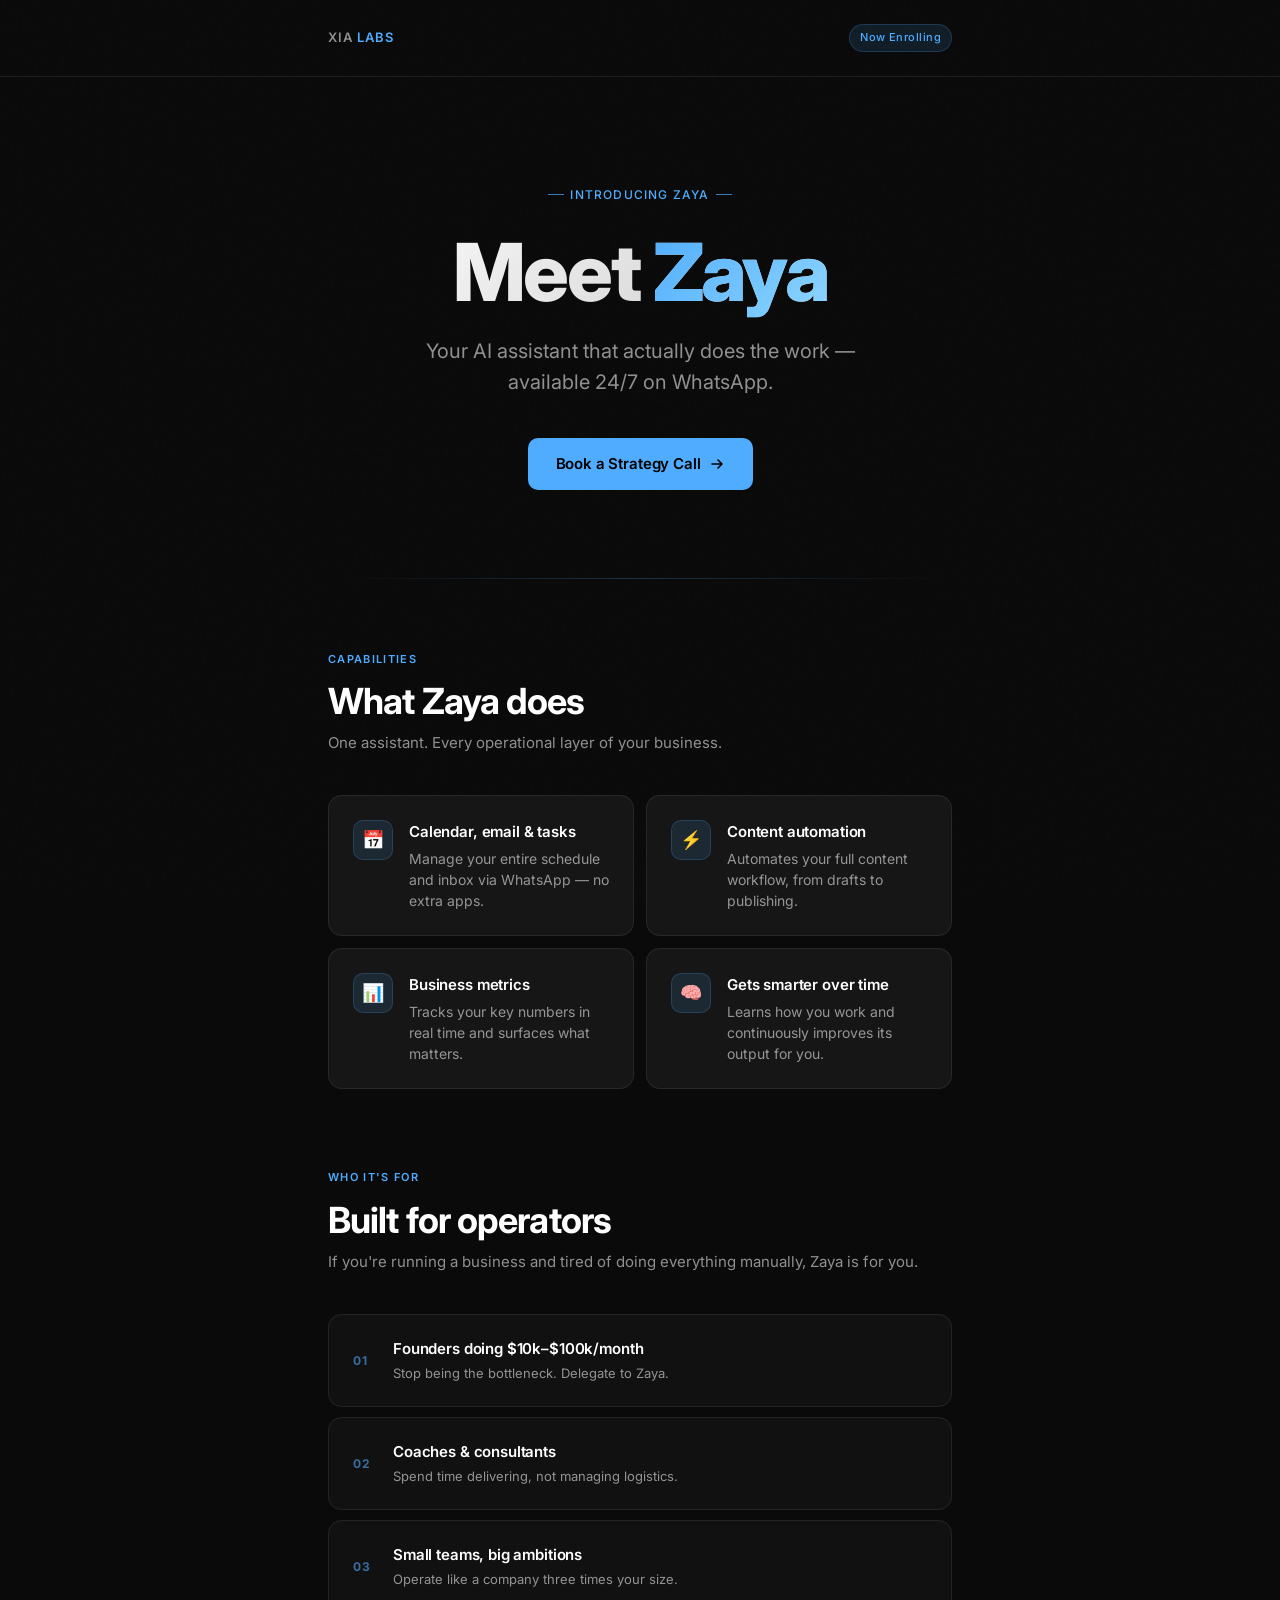
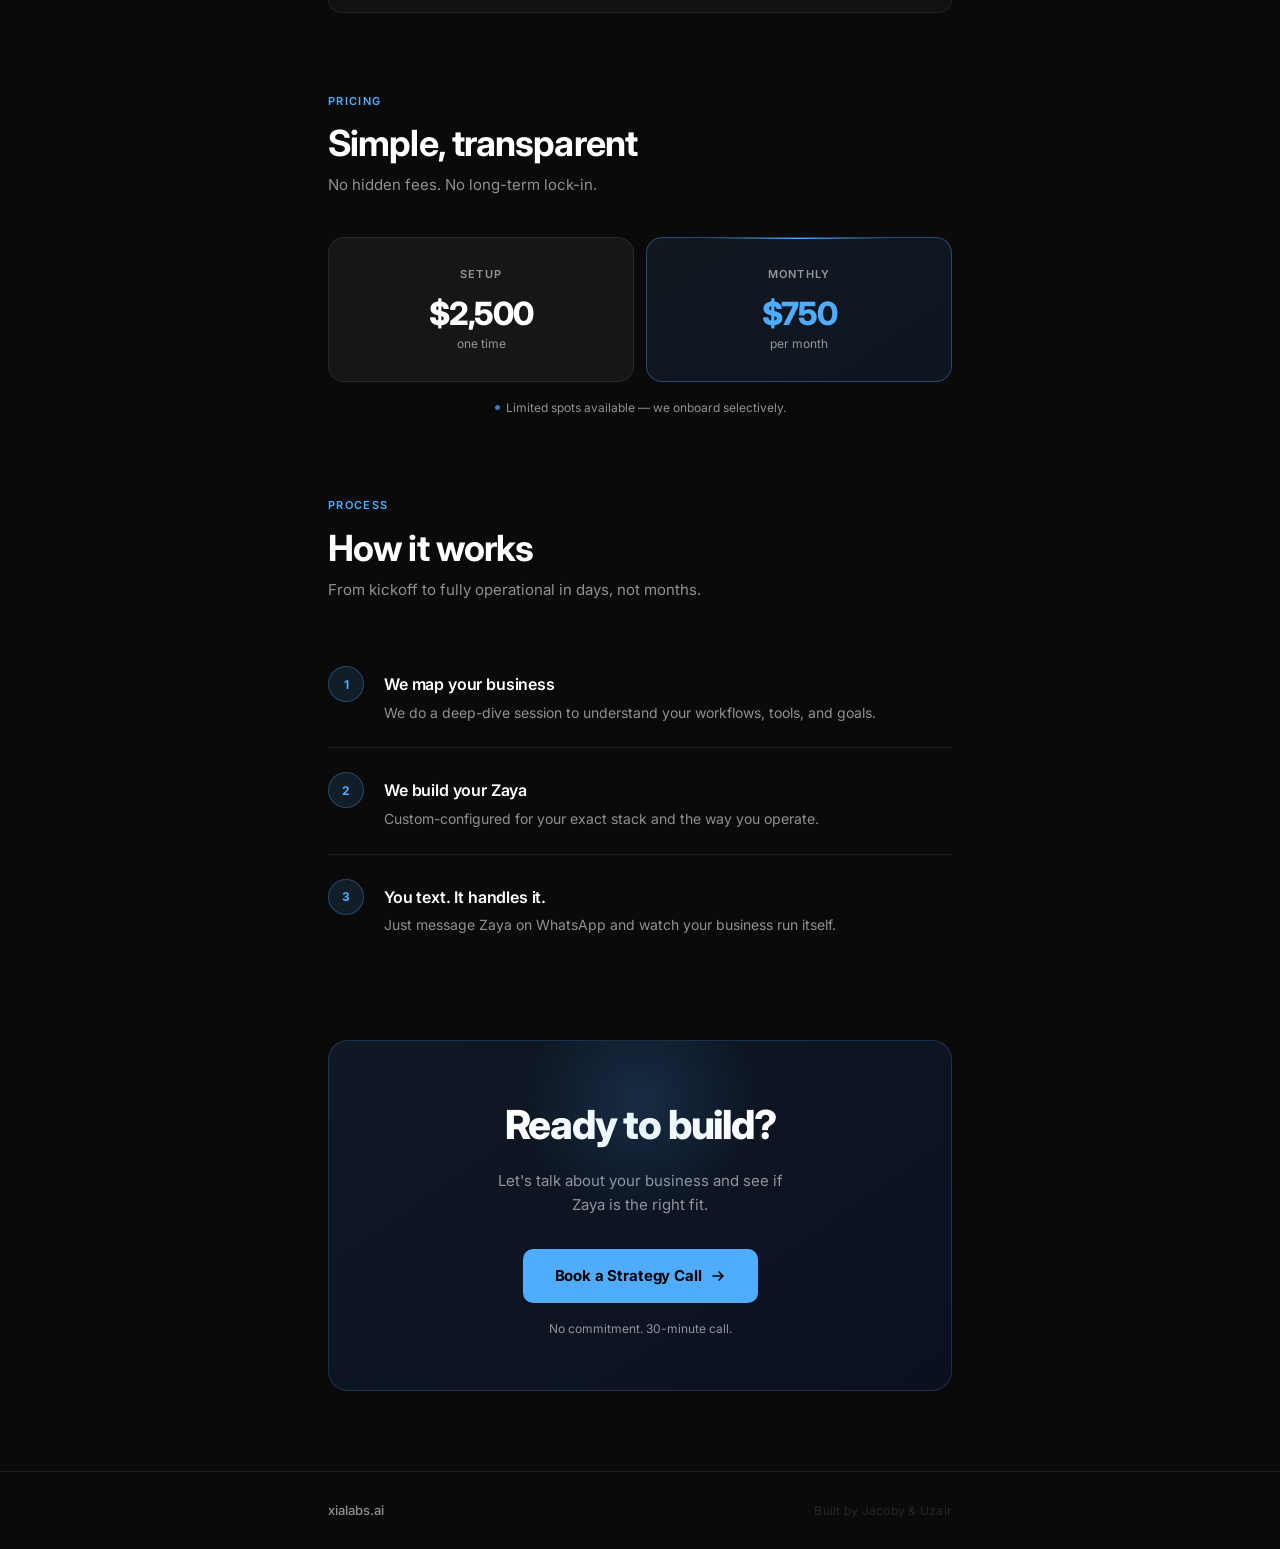
<file: zaya-landing.html>
<!DOCTYPE html>
<html lang="en">
<head>
  <meta charset="UTF-8" />
  <meta name="viewport" content="width=device-width, initial-scale=1.0" />
  <meta name="description" content="Zaya by XIA Labs — Your AI assistant that actually does the work, available 24/7 on WhatsApp." />
  <title>Zaya by XIA Labs</title>
  <link href="https://fonts.googleapis.com/css2?family=Inter:wght@300;400;500;600;700;800;900&display=swap" rel="stylesheet" />
  <style>
    *, *::before, *::after {
      box-sizing: border-box;
      margin: 0;
      padding: 0;
    }

    :root {
      --bg: #0a0a0a;
      --bg-2: #111111;
      --bg-3: #161616;
      --blue: #4FACFE;
      --blue-dim: rgba(79, 172, 254, 0.12);
      --blue-mid: rgba(79, 172, 254, 0.25);
      --white: #ffffff;
      --gray-1: rgba(255,255,255,0.85);
      --gray-2: rgba(255,255,255,0.55);
      --gray-3: rgba(255,255,255,0.12);
      --gray-4: rgba(255,255,255,0.06);
      --border: rgba(255,255,255,0.08);
      --font: 'Inter', -apple-system, BlinkMacSystemFont, 'Segoe UI', sans-serif;
    }

    html {
      scroll-behavior: smooth;
    }

    body {
      background-color: var(--bg);
      color: var(--white);
      font-family: var(--font);
      font-size: 16px;
      line-height: 1.6;
      -webkit-font-smoothing: antialiased;
      -moz-osx-font-smoothing: grayscale;
      overflow-x: hidden;
    }

    /* ─── NOISE TEXTURE OVERLAY ─── */
    body::before {
      content: '';
      position: fixed;
      inset: 0;
      background-image: url("data:image/svg+xml,%3Csvg viewBox='0 0 256 256' xmlns='http://www.w3.org/2000/svg'%3E%3Cfilter id='noise'%3E%3CfeTurbulence type='fractalNoise' baseFrequency='0.9' numOctaves='4' stitchTiles='stitch'/%3E%3C/filter%3E%3Crect width='100%25' height='100%25' filter='url(%23noise)' opacity='0.03'/%3E%3C/svg%3E");
      pointer-events: none;
      z-index: 0;
      opacity: 0.4;
    }

    section, header, footer {
      position: relative;
      z-index: 1;
    }

    /* ─── LAYOUT ─── */
    .container {
      max-width: 680px;
      margin: 0 auto;
      padding: 0 20px;
    }

    /* ─── HEADER ─── */
    header {
      padding: 24px 0;
      border-bottom: 1px solid var(--border);
    }

    .header-inner {
      display: flex;
      align-items: center;
      justify-content: space-between;
    }

    .logo {
      font-size: 13px;
      font-weight: 600;
      letter-spacing: 0.08em;
      text-transform: uppercase;
      color: var(--gray-2);
      text-decoration: none;
    }

    .logo span {
      color: var(--blue);
    }

    .header-badge {
      font-size: 11px;
      font-weight: 500;
      letter-spacing: 0.04em;
      color: var(--blue);
      background: var(--blue-dim);
      border: 1px solid rgba(79, 172, 254, 0.2);
      padding: 4px 10px;
      border-radius: 100px;
    }

    /* ─── HERO ─── */
    .hero {
      padding: 80px 0 72px;
      text-align: center;
    }

    .hero-eyebrow {
      display: inline-flex;
      align-items: center;
      gap: 6px;
      font-size: 12px;
      font-weight: 500;
      letter-spacing: 0.1em;
      text-transform: uppercase;
      color: var(--blue);
      margin-bottom: 28px;
    }

    .hero-eyebrow::before {
      content: '';
      display: block;
      width: 16px;
      height: 1px;
      background: var(--blue);
      opacity: 0.7;
    }

    .hero-eyebrow::after {
      content: '';
      display: block;
      width: 16px;
      height: 1px;
      background: var(--blue);
      opacity: 0.7;
    }

    .hero h1 {
      font-size: clamp(52px, 14vw, 80px);
      font-weight: 800;
      letter-spacing: -0.03em;
      line-height: 1.0;
      margin-bottom: 24px;
      background: linear-gradient(135deg, #ffffff 0%, rgba(255,255,255,0.75) 100%);
      -webkit-background-clip: text;
      -webkit-text-fill-color: transparent;
      background-clip: text;
    }

    .hero h1 .accent {
      background: linear-gradient(135deg, #4FACFE 0%, #8dd6ff 100%);
      -webkit-background-clip: text;
      -webkit-text-fill-color: transparent;
      background-clip: text;
    }

    .hero-sub {
      font-size: clamp(16px, 4.5vw, 20px);
      font-weight: 400;
      color: var(--gray-2);
      max-width: 480px;
      margin: 0 auto 40px;
      line-height: 1.55;
    }

    .hero-cta {
      display: inline-flex;
      align-items: center;
      gap: 8px;
      background: var(--blue);
      color: #000;
      font-size: 15px;
      font-weight: 600;
      padding: 14px 28px;
      border-radius: 10px;
      text-decoration: none;
      transition: opacity 0.2s, transform 0.2s;
      letter-spacing: -0.01em;
    }

    .hero-cta:hover {
      opacity: 0.88;
      transform: translateY(-1px);
    }

    .hero-cta svg {
      width: 16px;
      height: 16px;
    }

    /* ─── GRADIENT DIVIDER ─── */
    .glow-line {
      height: 1px;
      background: linear-gradient(90deg, transparent, var(--blue), transparent);
      opacity: 0.25;
      margin: 0 0 72px;
    }

    /* ─── SECTION HEADERS ─── */
    .section-label {
      font-size: 11px;
      font-weight: 600;
      letter-spacing: 0.12em;
      text-transform: uppercase;
      color: var(--blue);
      margin-bottom: 12px;
    }

    .section-title {
      font-size: clamp(26px, 7vw, 36px);
      font-weight: 700;
      letter-spacing: -0.025em;
      line-height: 1.2;
      color: var(--white);
      margin-bottom: 8px;
    }

    .section-desc {
      font-size: 15px;
      color: var(--gray-2);
      margin-bottom: 40px;
      line-height: 1.6;
    }

    /* ─── FEATURES ─── */
    .features {
      padding: 0 0 80px;
    }

    .feature-grid {
      display: grid;
      grid-template-columns: 1fr;
      gap: 12px;
    }

    .feature-card {
      background: var(--bg-3);
      border: 1px solid var(--border);
      border-radius: 14px;
      padding: 24px;
      display: flex;
      align-items: flex-start;
      gap: 16px;
      transition: border-color 0.2s, background 0.2s;
    }

    .feature-card:hover {
      border-color: rgba(79, 172, 254, 0.25);
      background: #1a1a1a;
    }

    .feature-icon {
      width: 40px;
      height: 40px;
      border-radius: 10px;
      background: var(--blue-dim);
      border: 1px solid rgba(79, 172, 254, 0.2);
      display: flex;
      align-items: center;
      justify-content: center;
      flex-shrink: 0;
      font-size: 18px;
    }

    .feature-text h3 {
      font-size: 15px;
      font-weight: 600;
      color: var(--white);
      margin-bottom: 4px;
      letter-spacing: -0.01em;
    }

    .feature-text p {
      font-size: 14px;
      color: var(--gray-2);
      line-height: 1.5;
    }

    /* ─── WHO IT'S FOR ─── */
    .audience {
      padding: 0 0 80px;
    }

    .audience-cards {
      display: grid;
      grid-template-columns: 1fr;
      gap: 10px;
    }

    .audience-card {
      background: var(--bg-2);
      border: 1px solid var(--border);
      border-radius: 14px;
      padding: 22px 24px;
      display: flex;
      align-items: center;
      gap: 16px;
    }

    .audience-number {
      font-size: 12px;
      font-weight: 700;
      color: var(--blue);
      opacity: 0.6;
      letter-spacing: 0.08em;
      min-width: 24px;
    }

    .audience-info h3 {
      font-size: 15px;
      font-weight: 600;
      color: var(--white);
      letter-spacing: -0.01em;
      margin-bottom: 2px;
    }

    .audience-info p {
      font-size: 13px;
      color: var(--gray-2);
    }

    /* ─── PRICING ─── */
    .pricing {
      padding: 0 0 80px;
    }

    .pricing-grid {
      display: grid;
      grid-template-columns: 1fr 1fr;
      gap: 12px;
      margin-bottom: 16px;
    }

    .pricing-card {
      background: var(--bg-3);
      border: 1px solid var(--border);
      border-radius: 16px;
      padding: 28px 22px;
      text-align: center;
    }

    .pricing-card.featured {
      border-color: rgba(79, 172, 254, 0.35);
      background: linear-gradient(145deg, #121820, #0e1520);
      position: relative;
      overflow: hidden;
    }

    .pricing-card.featured::before {
      content: '';
      position: absolute;
      top: 0;
      left: 50%;
      transform: translateX(-50%);
      width: 60%;
      height: 1px;
      background: linear-gradient(90deg, transparent, var(--blue), transparent);
    }

    .pricing-label {
      font-size: 11px;
      font-weight: 600;
      letter-spacing: 0.1em;
      text-transform: uppercase;
      color: var(--gray-2);
      margin-bottom: 14px;
    }

    .pricing-amount {
      font-size: 32px;
      font-weight: 800;
      letter-spacing: -0.04em;
      color: var(--white);
      line-height: 1;
      margin-bottom: 4px;
    }

    .pricing-card.featured .pricing-amount {
      color: var(--blue);
    }

    .pricing-period {
      font-size: 12px;
      color: var(--gray-2);
      font-weight: 400;
    }

    .pricing-note {
      text-align: center;
      font-size: 12px;
      color: var(--gray-2);
      display: flex;
      align-items: center;
      justify-content: center;
      gap: 6px;
    }

    .pricing-note::before {
      content: '';
      display: block;
      width: 5px;
      height: 5px;
      border-radius: 50%;
      background: var(--blue);
      opacity: 0.7;
    }

    /* ─── HOW IT WORKS ─── */
    .how {
      padding: 0 0 80px;
    }

    .steps {
      display: flex;
      flex-direction: column;
      gap: 0;
    }

    .step {
      display: flex;
      align-items: flex-start;
      gap: 20px;
      padding: 24px 0;
      border-bottom: 1px solid var(--border);
    }

    .step:last-child {
      border-bottom: none;
    }

    .step-num-wrap {
      display: flex;
      flex-direction: column;
      align-items: center;
      gap: 0;
      flex-shrink: 0;
    }

    .step-num {
      width: 36px;
      height: 36px;
      border-radius: 50%;
      border: 1px solid rgba(79, 172, 254, 0.3);
      background: var(--blue-dim);
      display: flex;
      align-items: center;
      justify-content: center;
      font-size: 12px;
      font-weight: 700;
      color: var(--blue);
      flex-shrink: 0;
    }

    .step-body h3 {
      font-size: 16px;
      font-weight: 600;
      color: var(--white);
      letter-spacing: -0.01em;
      margin-bottom: 4px;
      padding-top: 6px;
    }

    .step-body p {
      font-size: 14px;
      color: var(--gray-2);
      line-height: 1.55;
    }

    /* ─── CTA ─── */
    .cta-section {
      padding: 0 0 80px;
    }

    .cta-box {
      background: linear-gradient(145deg, #0f1824, #0a1020);
      border: 1px solid rgba(79, 172, 254, 0.2);
      border-radius: 20px;
      padding: 52px 32px;
      text-align: center;
      position: relative;
      overflow: hidden;
    }

    .cta-box::before {
      content: '';
      position: absolute;
      top: -60px;
      left: 50%;
      transform: translateX(-50%);
      width: 240px;
      height: 240px;
      background: radial-gradient(circle, rgba(79, 172, 254, 0.15) 0%, transparent 70%);
      pointer-events: none;
    }

    .cta-box h2 {
      font-size: clamp(28px, 8vw, 40px);
      font-weight: 800;
      letter-spacing: -0.03em;
      margin-bottom: 12px;
    }

    .cta-box p {
      font-size: 15px;
      color: var(--gray-2);
      margin-bottom: 32px;
      max-width: 320px;
      margin-left: auto;
      margin-right: auto;
    }

    .cta-btn {
      display: inline-flex;
      align-items: center;
      gap: 8px;
      background: var(--blue);
      color: #000;
      font-size: 15px;
      font-weight: 700;
      padding: 15px 32px;
      border-radius: 10px;
      text-decoration: none;
      letter-spacing: -0.01em;
      transition: opacity 0.2s, transform 0.2s;
    }

    .cta-btn:hover {
      opacity: 0.88;
      transform: translateY(-1px);
    }

    .cta-sub {
      margin-top: 16px !important;
      font-size: 12px !important;
      color: var(--gray-2) !important;
      margin-bottom: 0 !important;
    }

    /* ─── FOOTER ─── */
    footer {
      border-top: 1px solid var(--border);
      padding: 28px 0;
    }

    .footer-inner {
      display: flex;
      align-items: center;
      justify-content: space-between;
      flex-wrap: wrap;
      gap: 8px;
    }

    .footer-site {
      font-size: 13px;
      font-weight: 500;
      color: var(--gray-2);
      text-decoration: none;
    }

    .footer-site:hover {
      color: var(--white);
    }

    .footer-credit {
      font-size: 12px;
      color: var(--gray-3);
      letter-spacing: 0.02em;
    }

    /* ─── RESPONSIVE (tablet+) ─── */
    @media (min-width: 480px) {
      .feature-grid {
        grid-template-columns: 1fr 1fr;
      }

      .audience-cards {
        gap: 10px;
      }
    }

    @media (min-width: 600px) {
      .hero {
        padding: 100px 0 88px;
      }

      .container {
        padding: 0 28px;
      }
    }

    /* ─── ANIMATION ─── */
    @keyframes fadeUp {
      from { opacity: 0; transform: translateY(20px); }
      to   { opacity: 1; transform: translateY(0);    }
    }

    .hero h1, .hero-sub, .hero-cta {
      animation: fadeUp 0.6s ease both;
    }

    .hero-sub  { animation-delay: 0.1s; }
    .hero-cta  { animation-delay: 0.2s; }
  </style>
</head>
<body>

  <!-- ─── HEADER ─── -->
  <header>
    <div class="container">
      <div class="header-inner">
        <a class="logo" href="#">XIA <span>Labs</span></a>
        <span class="header-badge">Now Enrolling</span>
      </div>
    </div>
  </header>

  <!-- ─── HERO ─── -->
  <section class="hero">
    <div class="container">
      <div class="hero-eyebrow">Introducing Zaya</div>
      <h1>Meet <span class="accent">Zaya</span></h1>
      <p class="hero-sub">Your AI assistant that actually does the work — available 24/7 on WhatsApp.</p>
      <a class="hero-cta" href="https://calendly.com/xialabs" target="_blank" rel="noopener">
        Book a Strategy Call
        <svg viewBox="0 0 16 16" fill="none" xmlns="http://www.w3.org/2000/svg">
          <path d="M3 8h10M9 4l4 4-4 4" stroke="currentColor" stroke-width="1.6" stroke-linecap="round" stroke-linejoin="round"/>
        </svg>
      </a>
    </div>
  </section>

  <div class="container"><div class="glow-line"></div></div>

  <!-- ─── WHAT ZAYA DOES ─── -->
  <section class="features">
    <div class="container">
      <div class="section-label">Capabilities</div>
      <h2 class="section-title">What Zaya does</h2>
      <p class="section-desc">One assistant. Every operational layer of your business.</p>

      <div class="feature-grid">
        <div class="feature-card">
          <div class="feature-icon">📅</div>
          <div class="feature-text">
            <h3>Calendar, email & tasks</h3>
            <p>Manage your entire schedule and inbox via WhatsApp — no extra apps.</p>
          </div>
        </div>
        <div class="feature-card">
          <div class="feature-icon">⚡</div>
          <div class="feature-text">
            <h3>Content automation</h3>
            <p>Automates your full content workflow, from drafts to publishing.</p>
          </div>
        </div>
        <div class="feature-card">
          <div class="feature-icon">📊</div>
          <div class="feature-text">
            <h3>Business metrics</h3>
            <p>Tracks your key numbers in real time and surfaces what matters.</p>
          </div>
        </div>
        <div class="feature-card">
          <div class="feature-icon">🧠</div>
          <div class="feature-text">
            <h3>Gets smarter over time</h3>
            <p>Learns how you work and continuously improves its output for you.</p>
          </div>
        </div>
      </div>
    </div>
  </section>

  <!-- ─── WHO IT'S FOR ─── -->
  <section class="audience">
    <div class="container">
      <div class="section-label">Who it's for</div>
      <h2 class="section-title">Built for operators</h2>
      <p class="section-desc">If you're running a business and tired of doing everything manually, Zaya is for you.</p>

      <div class="audience-cards">
        <div class="audience-card">
          <div class="audience-number">01</div>
          <div class="audience-info">
            <h3>Founders doing $10k–$100k/month</h3>
            <p>Stop being the bottleneck. Delegate to Zaya.</p>
          </div>
        </div>
        <div class="audience-card">
          <div class="audience-number">02</div>
          <div class="audience-info">
            <h3>Coaches &amp; consultants</h3>
            <p>Spend time delivering, not managing logistics.</p>
          </div>
        </div>
        <div class="audience-card">
          <div class="audience-number">03</div>
          <div class="audience-info">
            <h3>Small teams, big ambitions</h3>
            <p>Operate like a company three times your size.</p>
          </div>
        </div>
      </div>
    </div>
  </section>

  <!-- ─── PRICING ─── -->
  <section class="pricing">
    <div class="container">
      <div class="section-label">Pricing</div>
      <h2 class="section-title">Simple, transparent</h2>
      <p class="section-desc">No hidden fees. No long-term lock-in.</p>

      <div class="pricing-grid">
        <div class="pricing-card">
          <div class="pricing-label">Setup</div>
          <div class="pricing-amount">$2,500</div>
          <div class="pricing-period">one time</div>
        </div>
        <div class="pricing-card featured">
          <div class="pricing-label">Monthly</div>
          <div class="pricing-amount">$750</div>
          <div class="pricing-period">per month</div>
        </div>
      </div>

      <p class="pricing-note">Limited spots available — we onboard selectively.</p>
    </div>
  </section>

  <!-- ─── HOW IT WORKS ─── -->
  <section class="how">
    <div class="container">
      <div class="section-label">Process</div>
      <h2 class="section-title">How it works</h2>
      <p class="section-desc">From kickoff to fully operational in days, not months.</p>

      <div class="steps">
        <div class="step">
          <div class="step-num-wrap">
            <div class="step-num">1</div>
          </div>
          <div class="step-body">
            <h3>We map your business</h3>
            <p>We do a deep-dive session to understand your workflows, tools, and goals.</p>
          </div>
        </div>
        <div class="step">
          <div class="step-num-wrap">
            <div class="step-num">2</div>
          </div>
          <div class="step-body">
            <h3>We build your Zaya</h3>
            <p>Custom-configured for your exact stack and the way you operate.</p>
          </div>
        </div>
        <div class="step">
          <div class="step-num-wrap">
            <div class="step-num">3</div>
          </div>
          <div class="step-body">
            <h3>You text. It handles it.</h3>
            <p>Just message Zaya on WhatsApp and watch your business run itself.</p>
          </div>
        </div>
      </div>
    </div>
  </section>

  <!-- ─── CTA ─── -->
  <section class="cta-section">
    <div class="container">
      <div class="cta-box">
        <h2>Ready to build?</h2>
        <p>Let's talk about your business and see if Zaya is the right fit.</p>
        <a class="cta-btn" href="https://calendly.com/xialabs" target="_blank" rel="noopener">
          Book a Strategy Call
          <svg width="16" height="16" viewBox="0 0 16 16" fill="none" xmlns="http://www.w3.org/2000/svg">
            <path d="M3 8h10M9 4l4 4-4 4" stroke="currentColor" stroke-width="1.6" stroke-linecap="round" stroke-linejoin="round"/>
          </svg>
        </a>
        <p class="cta-sub">No commitment. 30-minute call.</p>
      </div>
    </div>
  </section>

  <!-- ─── FOOTER ─── -->
  <footer>
    <div class="container">
      <div class="footer-inner">
        <a class="footer-site" href="https://xialabs.ai" target="_blank" rel="noopener">xialabs.ai</a>
        <span class="footer-credit">Built by Jacoby &amp; Uzair</span>
      </div>
    </div>
  </footer>

</body>
</html>
</file>
